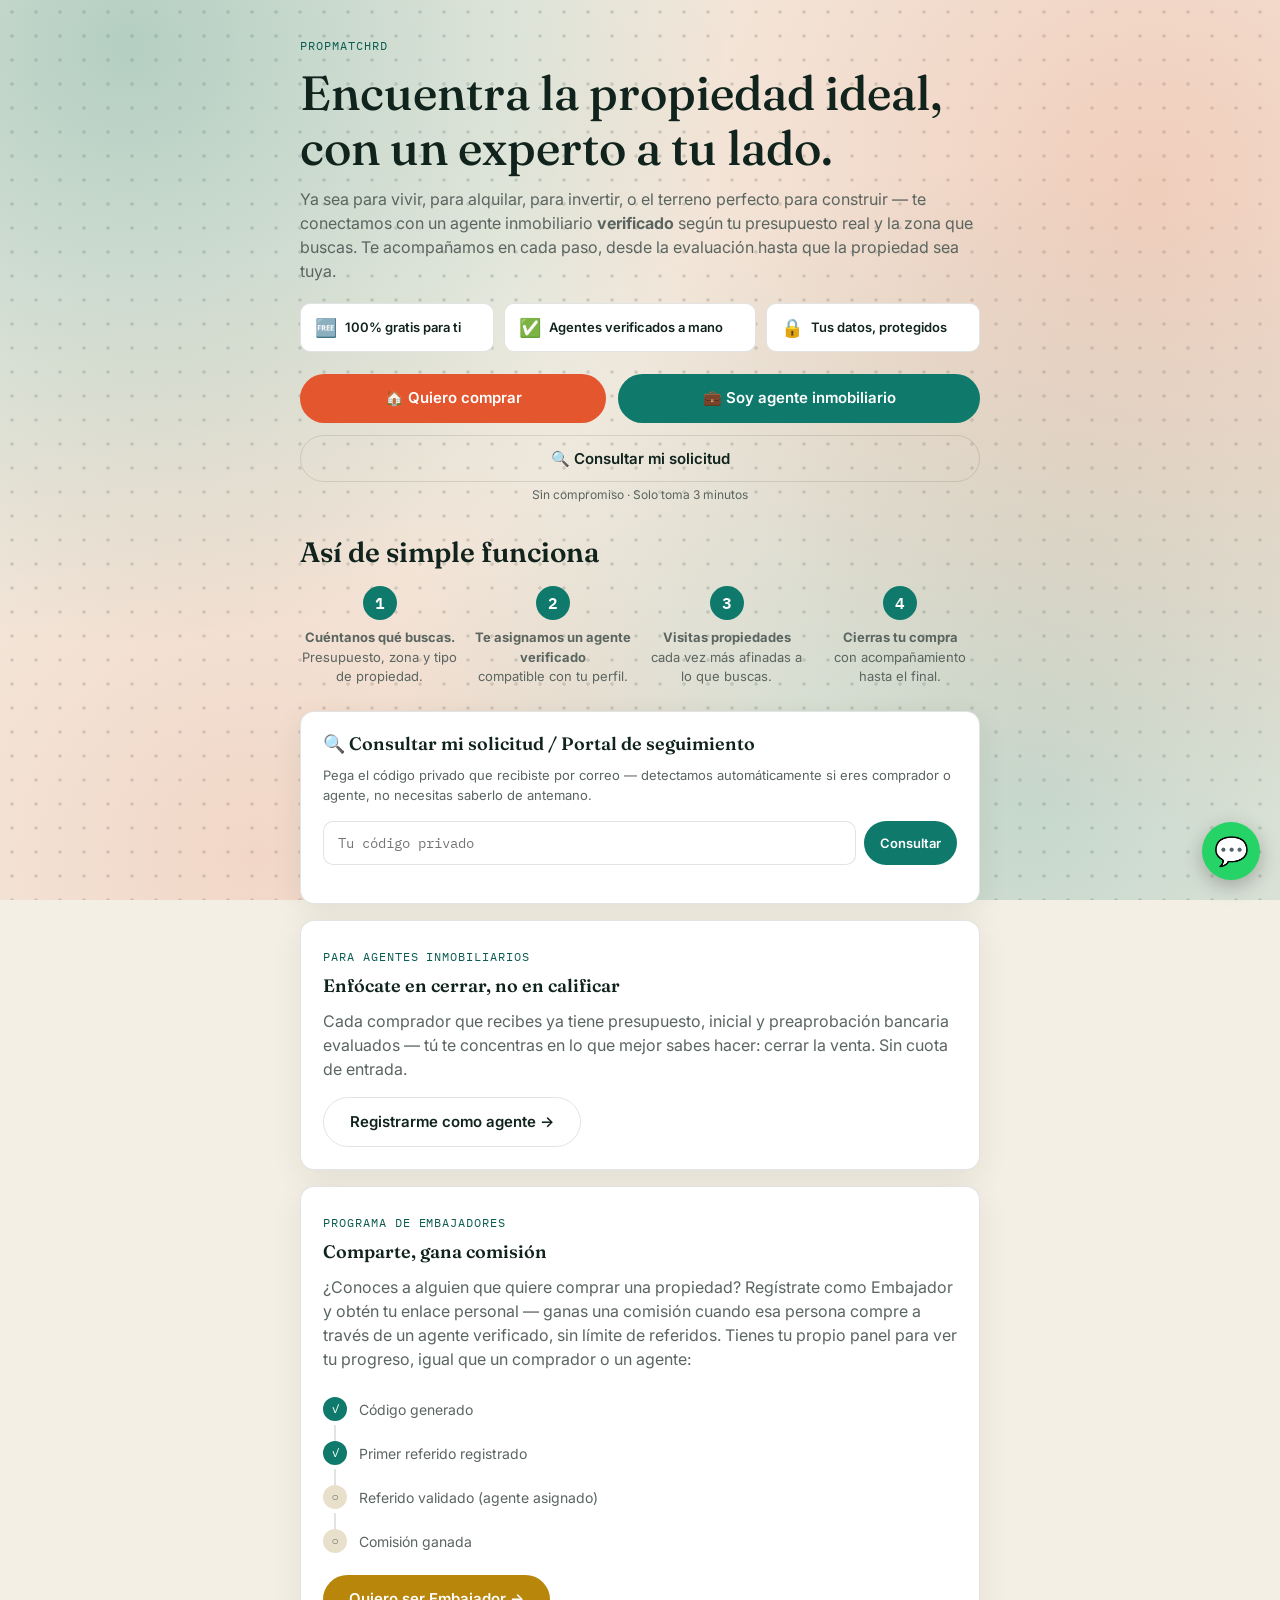
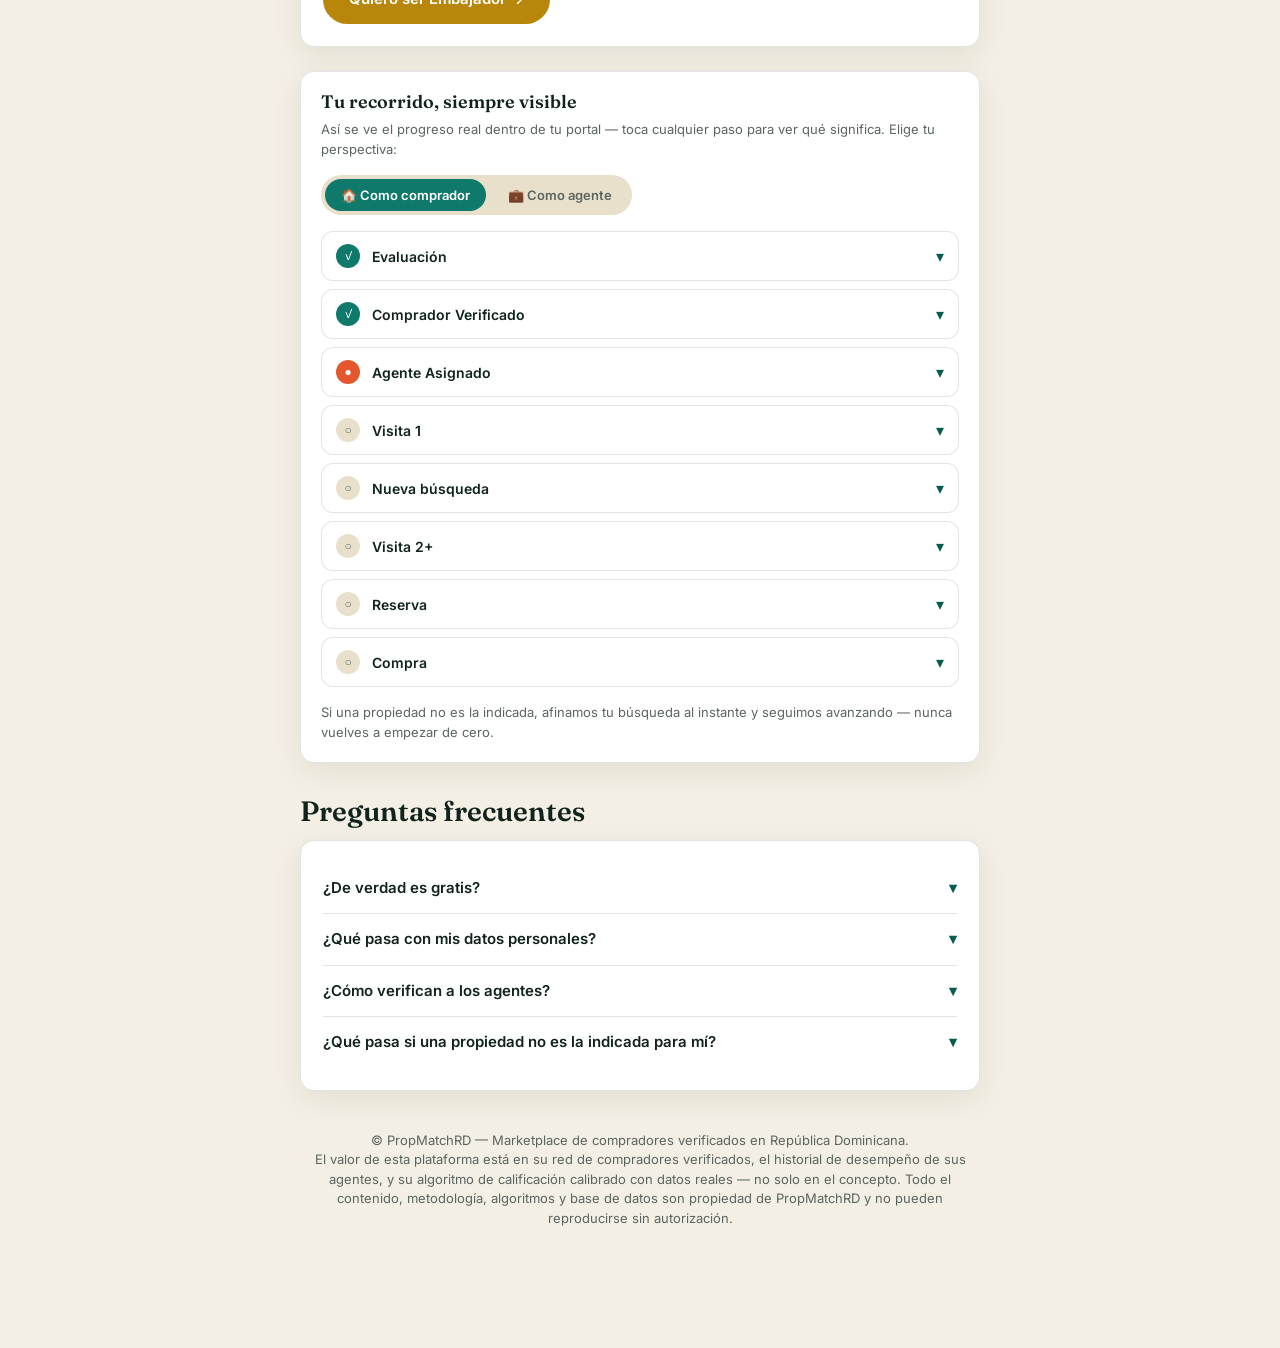
<file: index.html>
<!DOCTYPE html>
<html lang="es">
<head>
<meta charset="UTF-8">
<meta name="viewport" content="width=device-width, initial-scale=1">
<title>PropMatchRD — Encuentra tu próxima propiedad, con un agente verificado a tu lado</title>
<link rel="stylesheet" href="styles.css">
<style>
  .hero-btns { display: flex; gap: 12px; flex-wrap: wrap; margin: 22px 0 6px; }
  .hero-btns .btn { flex: 1 1 auto; min-width: 200px; text-align: center; font-size: 15px; }
  .sub-cta { font-size: 12px; color: var(--text-muted); text-align: center; margin: -2px 0 20px; }

  .trust-bar { display: flex; gap: 10px; flex-wrap: wrap; margin: 20px 0 8px; }
  .trust-item {
    flex: 1 1 auto; min-width: 150px; display: flex; align-items: center; gap: 8px;
    background: var(--white); border: 1px solid var(--line); border-radius: 10px;
    padding: 10px 14px; font-size: 13px; font-weight: 600;
  }
  .trust-item span.ico { font-size: 18px; }

  .pasos { display: grid; grid-template-columns: repeat(auto-fit, minmax(140px,1fr)); gap: 14px; margin: 18px 0; }
  .paso { text-align: center; }
  .paso .n {
    width: 34px; height: 34px; border-radius: 50%; background: var(--teal); color: white;
    display: flex; align-items: center; justify-content: center; font-family: var(--font-mono);
    font-weight: 600; margin: 0 auto 8px;
  }
  .paso p { font-size: 13px; margin: 0; }

  .entry-card { transition: transform 0.15s ease, box-shadow 0.15s ease; }
  .entry-card:hover { transform: translateY(-2px); box-shadow: 0 12px 34px rgba(16,35,28,0.12); }

  /* --- Ruta de Compra interactiva --- */
  .rol-toggle { display: flex; gap: 6px; margin-bottom: 16px; background: var(--sand-deep); border-radius: 100px; padding: 4px; width: fit-content; }
  .rol-btn {
    font-family: var(--font-body); font-weight: 600; font-size: 13px; padding: 8px 16px;
    border-radius: 100px; border: none; background: transparent; color: var(--text-muted); cursor: pointer;
    transition: background 0.15s ease, color 0.15s ease;
  }
  .rol-btn.activo { background: var(--teal); color: white; }

  .ruta-paso-int {
    border: 1px solid var(--line); border-radius: 12px; margin-bottom: 8px;
    background: var(--white); overflow: hidden; transition: opacity 0.4s ease;
  }
  .ruta-paso-int-cabecera {
    display: flex; align-items: center; gap: 12px; padding: 12px 14px; cursor: pointer;
  }
  .ruta-paso-int .ruta-nodo { flex-shrink: 0; }
  .ruta-paso-int-titulo { font-weight: 600; flex: 1; font-size: 14px; }
  .ruta-paso-int-flecha { color: var(--teal-deep); transition: transform 0.2s ease; }
  .ruta-paso-int.abierto .ruta-paso-int-flecha { transform: rotate(180deg); }
  .ruta-paso-int-detalle {
    max-height: 0; overflow: hidden; transition: max-height 0.25s ease;
    font-size: 13px; color: var(--text-muted); padding: 0 14px;
  }
  .ruta-paso-int.abierto .ruta-paso-int-detalle { max-height: 120px; padding: 0 14px 14px 50px; }

  .faq-item { border-bottom: 1px solid var(--line); padding: 14px 0; cursor: pointer; }
  .faq-item:last-child { border-bottom: none; }
  .faq-q { display: flex; justify-content: space-between; align-items: center; font-weight: 600; font-size: 15px; color: var(--ink); }
  .faq-a { font-size: 14px; color: var(--text-muted); max-height: 0; overflow: hidden; transition: max-height 0.25s ease; }
  .faq-item.abierto .faq-a { max-height: 200px; margin-top: 8px; }
  .faq-item.abierto .faq-flecha { transform: rotate(180deg); }
  .faq-flecha { transition: transform 0.2s ease; color: var(--teal-deep); }

  .whatsapp-float {
    position: fixed; bottom: 20px; right: 20px; z-index: 100;
    background: #25D366; color: white; width: 58px; height: 58px;
    border-radius: 50%; display: flex; align-items: center; justify-content: center;
    font-size: 28px; text-decoration: none; box-shadow: 0 6px 20px rgba(0,0,0,0.25);
    transition: transform 0.15s ease;
  }
  .whatsapp-float:hover { transform: scale(1.08); }

  @media (max-width: 480px) {
    .hero-btns .btn { min-width: 100%; }
  }
</style>
</head>
<body>
<div class="wrap">

  <span class="eyebrow">PropMatchRD</span>
  <h1>Encuentra la propiedad ideal,<br>con un experto a tu lado.</h1>
  <p>Ya sea para vivir, para alquilar, para invertir, o el terreno perfecto para construir — te conectamos
  con un agente inmobiliario <b>verificado</b> según tu presupuesto real y la zona que buscas. Te acompañamos
  en cada paso, desde la evaluación hasta que la propiedad sea tuya.</p>

  <div class="trust-bar">
    <div class="trust-item"><span class="ico">🆓</span> 100% gratis para ti</div>
    <div class="trust-item"><span class="ico">✅</span> Agentes verificados a mano</div>
    <div class="trust-item"><span class="ico">🔒</span> Tus datos, protegidos</div>
  </div>

  <div class="hero-btns">
    <a class="btn btn-coral" id="linkRegistroComprador" href="#">🏠 Quiero comprar</a>
    <a class="btn btn-primary" id="linkRegistroAgente" href="#">💼 Soy agente inmobiliario</a>
    <button class="btn btn-outline" onclick="document.getElementById('consultar').scrollIntoView({behavior:'smooth'})">🔍 Consultar mi solicitud</button>
  </div>
  <p class="sub-cta">Sin compromiso · Solo toma 3 minutos</p>

  <h2 style="margin-top:32px">Así de simple funciona</h2>
  <div class="pasos">
    <div class="paso"><div class="n">1</div><p><b>Cuéntanos qué buscas.</b><br>Presupuesto, zona y tipo de propiedad.</p></div>
    <div class="paso"><div class="n">2</div><p><b>Te asignamos un agente verificado</b><br>compatible con tu perfil.</p></div>
    <div class="paso"><div class="n">3</div><p><b>Visitas propiedades</b><br>cada vez más afinadas a lo que buscas.</p></div>
    <div class="paso"><div class="n">4</div><p><b>Cierras tu compra</b><br>con acompañamiento hasta el final.</p></div>
  </div>

  <div class="card" id="consultar" style="margin-top:24px">
    <h3>🔍 Consultar mi solicitud / Portal de seguimiento</h3>
    <p style="font-size:13px">Pega el código privado que recibiste por correo — detectamos automáticamente si eres
    comprador o agente, no necesitas saberlo de antemano.</p>
    <div class="code-input">
      <input type="text" id="codigoConsulta" placeholder="Tu código privado">
      <button class="btn btn-primary btn-sm" onclick="consultarSolicitud('codigoConsulta','mensajeConsulta')">Consultar</button>
    </div>
    <p id="mensajeConsulta" style="font-size:13px;margin-top:8px"></p>
  </div>

  <div class="card" style="margin-top:16px">
    <span class="eyebrow">Para agentes inmobiliarios</span>
    <h3>Enfócate en cerrar, no en calificar</h3>
    <p>Cada comprador que recibes ya tiene presupuesto, inicial y preaprobación bancaria evaluados —
    tú te concentras en lo que mejor sabes hacer: cerrar la venta. Sin cuota de entrada.</p>
    <a class="btn btn-outline" id="linkRegistroAgente2" href="#">Registrarme como agente →</a>
  </div>

  <div class="card" style="margin-top:16px">
    <span class="eyebrow">Programa de Embajadores</span>
    <h3>Comparte, gana comisión</h3>
    <p>¿Conoces a alguien que quiere comprar una propiedad? Regístrate como Embajador y obtén tu
    enlace personal — ganas una comisión cuando esa persona compre a través de un agente verificado,
    sin límite de referidos. Tienes tu propio panel para ver tu progreso, igual que un comprador o un agente:</p>
    <div class="ruta" style="margin:12px 0">
      <div class="ruta-paso hecho"><div class="ruta-nodo">✓</div><div class="ruta-texto">Código generado</div></div>
      <div class="ruta-paso hecho"><div class="ruta-nodo">✓</div><div class="ruta-texto">Primer referido registrado</div></div>
      <div class="ruta-paso"><div class="ruta-nodo">○</div><div class="ruta-texto">Referido validado (agente asignado)</div></div>
      <div class="ruta-paso"><div class="ruta-nodo">○</div><div class="ruta-texto">Comisión ganada</div></div>
    </div>
    <a class="btn btn-gold" id="linkRegistroEmbajador" href="#">Quiero ser Embajador →</a>
  </div>

  <div class="card entry-card" style="margin-top:24px">
    <h3>Tu recorrido, siempre visible</h3>
    <p style="font-size:13px;margin-top:-4px">Así se ve el progreso real dentro de tu portal — toca cualquier paso para
    ver qué significa. Elige tu perspectiva:</p>

    <div class="rol-toggle">
      <button class="rol-btn activo" id="rolComprador" onclick="cambiarRol('comprador')">🏠 Como comprador</button>
      <button class="rol-btn" id="rolAgente" onclick="cambiarRol('agente')">💼 Como agente</button>
    </div>

    <div id="rutaInteractiva"></div>

    <p style="margin:16px 0 0;font-size:13px">Si una propiedad no es la indicada, afinamos tu búsqueda al instante y seguimos avanzando — nunca vuelves a empezar de cero.</p>
  </div>

  <h2 style="margin-top:32px">Preguntas frecuentes</h2>
  <div class="card">
    <div class="faq-item" onclick="this.classList.toggle('abierto')">
      <div class="faq-q">¿De verdad es gratis? <span class="faq-flecha">▾</span></div>
      <div class="faq-a">Sí. Como comprador, nunca pagas nada por usar la plataforma ni por que te conectemos con un agente.</div>
    </div>
    <div class="faq-item" onclick="this.classList.toggle('abierto')">
      <div class="faq-q">¿Qué pasa con mis datos personales? <span class="faq-flecha">▾</span></div>
      <div class="faq-a">Solo se comparten con el agente que te asignamos, para que pueda contactarte. Tu portal de seguimiento usa un código privado que nadie más puede adivinar ni acceder.</div>
    </div>
    <div class="faq-item" onclick="this.classList.toggle('abierto')">
      <div class="faq-q">¿Cómo verifican a los agentes? <span class="faq-flecha">▾</span></div>
      <div class="faq-a">Cada agente pasa por una revisión manual antes de poder recibir compradores — no es un registro automático.</div>
    </div>
    <div class="faq-item" onclick="this.classList.toggle('abierto')">
      <div class="faq-q">¿Qué pasa si una propiedad no es la indicada para mí? <span class="faq-flecha">▾</span></div>
      <div class="faq-a">Nos cuentas qué te gustaría distinto, y ajustamos tu búsqueda automáticamente — zona, presupuesto o características. Siempre sigues avanzando.</div>
    </div>
  </div>

  <p class="footer-note">© PropMatchRD — Marketplace de compradores verificados en República Dominicana.<br>
  El valor de esta plataforma está en su red de compradores verificados, el historial de desempeño de sus agentes,
  y su algoritmo de calificación calibrado con datos reales — no solo en el concepto. Todo el contenido,
  metodología, algoritmos y base de datos son propiedad de PropMatchRD y no pueden reproducirse sin autorización.</p>
</div>

<a class="whatsapp-float" id="linkWhatsappSoporte" href="#" target="_blank" title="Escríbenos por WhatsApp">💬</a>

<script src="app.js"></script>
<script>
  document.getElementById('linkRegistroComprador').href = FORM_COMPRADOR_URL;
  document.getElementById('linkRegistroAgente').href = FORM_AGENTE_URL;
  document.getElementById('linkRegistroAgente2').href = FORM_AGENTE_URL;
  document.getElementById('linkRegistroEmbajador').href = FORM_EMBAJADOR_URL;
  document.getElementById('linkWhatsappSoporte').href =
    'https://wa.me/' + WHATSAPP_SOPORTE_NUMERO + '?text=' + encodeURIComponent('Hola, tengo una consulta sobre PropMatchRD.');

  // Ruta de Compra interactiva: cada paso se despliega al tocarlo, y el
  // texto cambia según la perspectiva elegida (comprador o agente) — la
  // misma ruta se ve distinta según quién la mira, y ambos entienden de
  // inmediato qué gana con cada paso.
  const PASOS_RUTA = [
    { titulo: 'Evaluación', comprador: 'Completas tu perfil: presupuesto, zona y lo que buscas. Toma 3 minutos.', agente: 'El sistema evalúa el perfil antes de asignarlo — solo recibes compradores calificados.' },
    { titulo: 'Comprador Verificado', comprador: 'Tu perfil queda verificado y listo para conectar con un agente.', agente: 'Ya sabes que este comprador tiene presupuesto e intención real de compra.' },
    { titulo: 'Agente Asignado', comprador: 'Te asignamos el agente más compatible con lo que buscas.', agente: 'Recibes al comprador con toda su información — listo para contactar hoy mismo.' },
    { titulo: 'Visita 1', comprador: 'Visitas tu primera opción junto a tu agente.', agente: 'Registras el resultado en menos de un minuto desde tu celular.' },
    { titulo: 'Nueva búsqueda', comprador: 'Si algo no encajó, afinamos tu búsqueda al instante — sin empezar de cero.', agente: 'El sistema te sugiere automáticamente el siguiente paso a seguir.' },
    { titulo: 'Visita 2+', comprador: 'Sigues viendo opciones cada vez más afinadas a lo que quieres.', agente: 'Cada visita mejora la compatibilidad de tus próximas sugerencias.' },
    { titulo: 'Reserva', comprador: '¡Encontraste tu propiedad! Avanzas a reservarla.', agente: 'Registras la reserva y avanzas directo hacia el cierre.' },
    { titulo: 'Compra', comprador: '¡Felicidades, la propiedad ya es tuya!', agente: 'Cierre confirmado — tu comisión queda protegida y documentada.' }
  ];
  let ROL_ACTUAL = 'comprador';

  function construirRutaInteractiva() {
    const cont = document.getElementById('rutaInteractiva');
    cont.innerHTML = '';
    PASOS_RUTA.forEach((paso, i) => {
      const clase = i < 2 ? 'hecho' : i === 2 ? 'actual' : '';
      const icono = i < 2 ? '✓' : i === 2 ? '●' : '○';
      const div = document.createElement('div');
      div.className = 'ruta-paso-int';
      div.style.opacity = '0';
      div.innerHTML =
        '<div class="ruta-paso-int-cabecera" onclick="this.parentElement.classList.toggle(\'abierto\')">' +
        '<div class="ruta-nodo ' + clase + '" style="background:' + (clase === 'hecho' ? 'var(--teal)' : clase === 'actual' ? 'var(--coral)' : 'var(--sand-deep)') + ';color:' + (clase ? 'white' : 'var(--text-muted)') + '">' + icono + '</div>' +
        '<div class="ruta-paso-int-titulo">' + paso.titulo + '</div>' +
        '<div class="ruta-paso-int-flecha">▾</div></div>' +
        '<div class="ruta-paso-int-detalle">' + paso[ROL_ACTUAL] + '</div>';
      cont.appendChild(div);
      setTimeout(() => { div.style.opacity = '1'; }, i * 100);
    });
  }

  function cambiarRol(rol) {
    ROL_ACTUAL = rol;
    document.getElementById('rolComprador').classList.toggle('activo', rol === 'comprador');
    document.getElementById('rolAgente').classList.toggle('activo', rol === 'agente');
    construirRutaInteractiva();
  }

  construirRutaInteractiva();
</script>
</body>
</html>
</file>
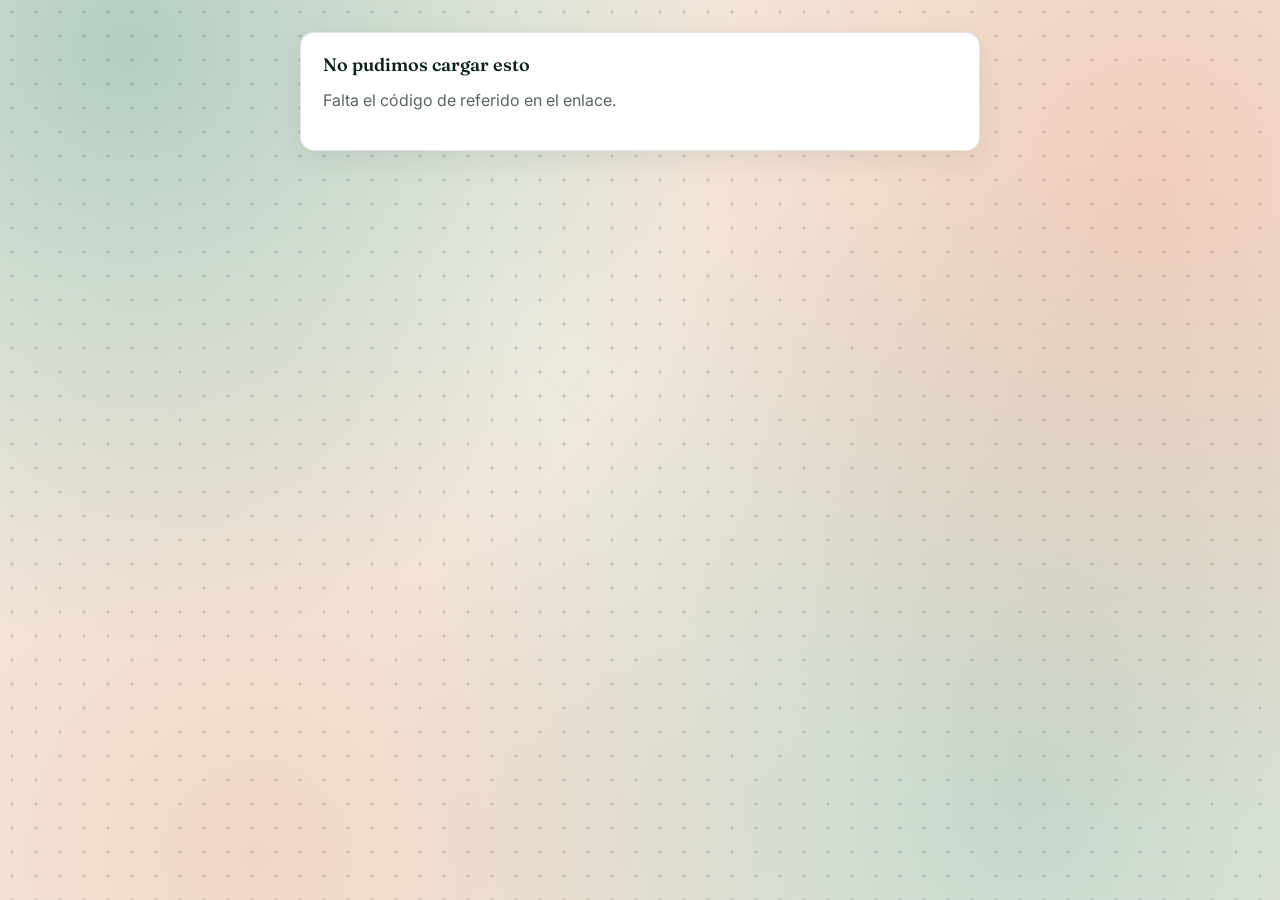
<file: embajador.html>
<!DOCTYPE html>
<html lang="es">
<head>
<meta charset="UTF-8">
<meta name="viewport" content="width=device-width, initial-scale=1">
<title>Te invitaron a PropMatchRD</title>
<link rel="stylesheet" href="styles.css">
</head>
<body>
<div class="wrap" id="contenido">
  <div class="loading"><div class="spinner"></div>Espera un momento…</div>
</div>

<script src="app.js"></script>
<script>
(async function () {
  const codigo = obtenerParametro('codigo') || obtenerParametro('ref');
  if (!codigo) { mostrarError('contenido', 'Falta el código de referido en el enlace.'); return; }

  try {
    const datos = await llamarApi({ ref: codigo });
    if (datos.error) { mostrarError('contenido', datos.mensaje); return; }

    const saludo = datos.nombreEmbajador ? datos.nombreEmbajador + ' te invitó a PropMatchRD' : 'Te invitaron a PropMatchRD';
    document.getElementById('contenido').innerHTML =
      '<div style="text-align:center;padding-top:40px">' +
      '<span class="eyebrow">Invitación personal</span>' +
      '<h1>' + saludo + '</h1>' +
      '<p>Te conectamos con un agente inmobiliario verificado en menos de 3 minutos. ¿Qué estás buscando?</p>' +
      '<div class="hero-btns" style="justify-content:center;margin-top:24px">' +
      (datos.linkFormularioComprador
        ? '<a class="btn btn-coral" href="' + datos.linkFormularioComprador + '">🏠 Quiero comprar</a>'
        : '') +
      (datos.linkFormularioAlquiler
        ? '<a class="btn btn-primary" href="' + datos.linkFormularioAlquiler + '">🔑 Busco alquiler</a>'
        : '') +
      '</div>' +
      (!datos.linkFormularioComprador && !datos.linkFormularioAlquiler
        ? '<p style="color:var(--coral)">Este enlace no está disponible en este momento.</p>'
        : '') +
      '</div>';
  } catch (err) {
    mostrarError('contenido', 'Ocurrió un problema de conexión. Intenta de nuevo en unos minutos.');
  }
})();
</script>
</body>
</html>
</file>
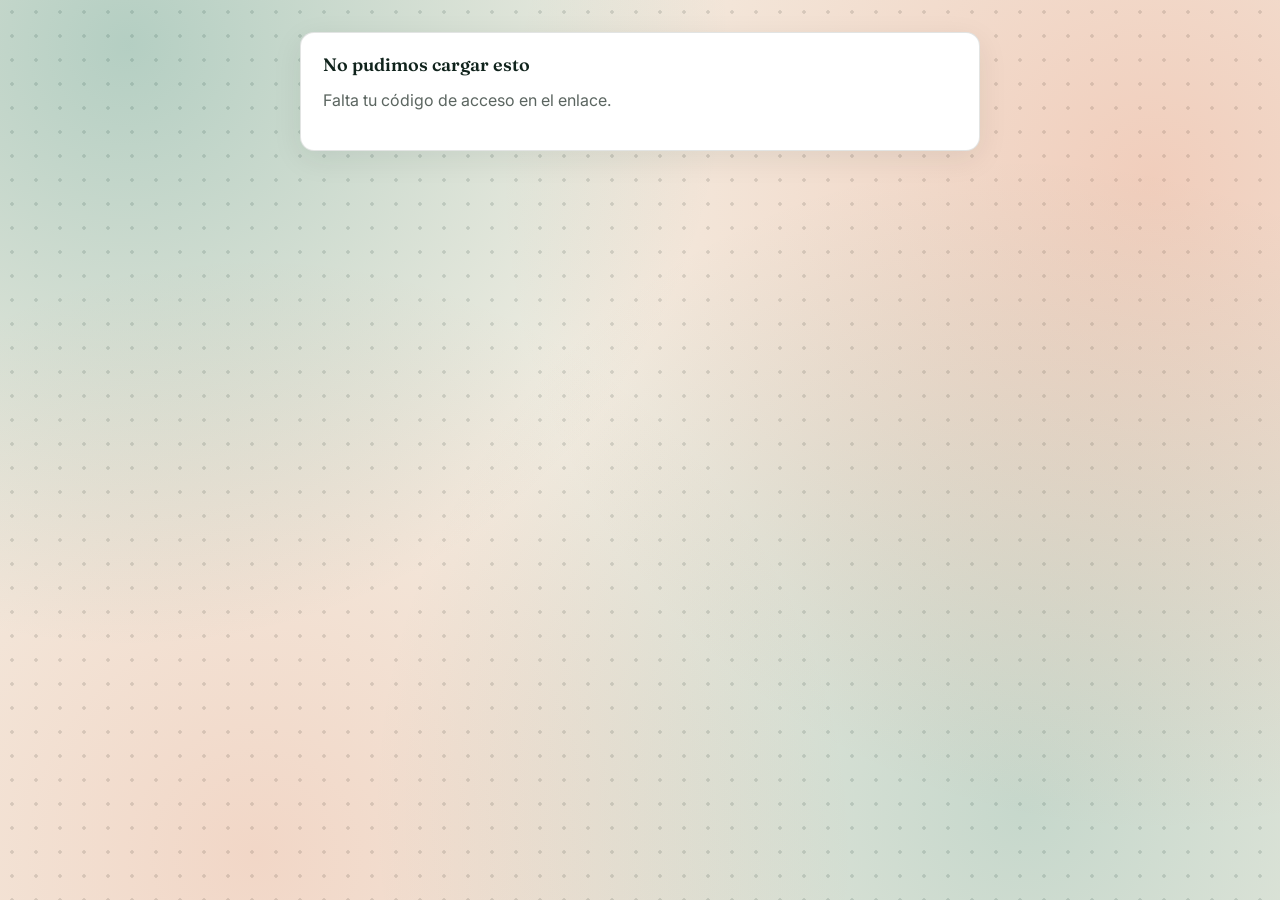
<file: panel-embajador.html>
<!DOCTYPE html>
<html lang="es">
<head>
<meta charset="UTF-8">
<meta name="viewport" content="width=device-width, initial-scale=1">
<title>Tu Panel de Embajador — PropMatchRD</title>
<link rel="stylesheet" href="styles.css">
</head>
<body>
<div class="wrap" id="contenido">
  <div class="loading"><div class="spinner"></div>Cargando tu panel de embajador…</div>
</div>

<script src="app.js"></script>
<script>
(async function () {
  const codigo = obtenerParametro('codigo') || obtenerParametro('embajador');
  if (!codigo) { mostrarError('contenido', 'Falta tu código de acceso en el enlace.'); return; }

  try {
    const datos = await llamarApi({ embajador: codigo });
    if (datos.error) { mostrarError('contenido', datos.mensaje); return; }
    pintarPanel(datos);
  } catch (err) {
    mostrarError('contenido', 'Ocurrió un problema de conexión. Intenta de nuevo en unos minutos.');
  }
})();

function pintarPanel(datos) {
  const pasosHtml = datos.pasos.map((p) => {
    const icono = p.hecho ? '✓' : '○';
    const clase = p.hecho ? 'hecho' : '';
    return '<div class="ruta-paso ' + clase + '"><div class="ruta-nodo">' + icono + '</div><div class="ruta-texto">' + p.titulo + '</div></div>';
  }).join('');

  document.getElementById('contenido').innerHTML =
    '<div style="text-align:center"><span class="badge gold" style="background:#b8860b">Nivel ' + datos.nivel + '</span></div>' +
    '<h1 style="text-align:center">Hola ' + datos.nombre + '</h1>' +
    '<p style="text-align:center;font-family:var(--font-mono);color:var(--text-muted)">Tu código: ' + datos.codigoReferido + '</p>' +

    '<div class="card" style="text-align:center"><h3>Tu nivel de desempeño</h3>' +
    construirGraficoGauge(datos.score, '#b8860b', 110) +
    '<p style="font-size:12px;color:var(--text-muted);margin-top:6px">Se calcula con tu tasa de conversión, validación y actividad reciente — no es un premio por antigüedad, sino por resultados.</p></div>' +

    '<div class="stat-grid">' +
    '<div class="stat"><span class="num">' + datos.kpis.totalReferidos + '</span><span class="label">Referidos totales</span></div>' +
    '<div class="stat"><span class="num">' + ((datos.referidos || []).filter(r => r.tipo === 'Alquiler').length) + '</span><span class="label">🔑 Buscan alquiler</span></div>' +
    '<div class="stat"><span class="num">' + datos.kpis.validados + '</span><span class="label">Validados</span></div>' +
    '<div class="stat"><span class="num">' + datos.kpis.cerrados + '</span><span class="label">Compras completadas</span></div>' +
    '<div class="stat"><span class="num">' + formatoRD(datos.kpis.comisionAcumulada) + '</span><span class="label">Comisión cobrada</span></div>' +
    '</div>' +

    (datos.kpis.comisionReservadaMax > 0
      ? '<div class="alert info">Tienes entre ' + formatoRD(datos.kpis.comisionReservadaMin) + ' y ' + formatoRD(datos.kpis.comisionReservadaMax) + ' en comisión <b>reservada</b> — de referidos que ya están en proceso pero aún no han comprado.</div>'
      : '') +

    '<div class="card"><h3>Tu embudo de referidos</h3>' +
    construirGraficoBarras([
      { etiqueta: 'Referidos totales', valor: datos.kpis.totalReferidos, color: '#0f7a6b' },
      { etiqueta: 'Validados', valor: datos.kpis.validados, color: '#1a73e8' },
      { etiqueta: 'Compras completadas', valor: datos.kpis.cerrados, color: '#e4572e' }
    ]) + '</div>' +

    (datos.referidos && datos.referidos.length
      ? '<div class="card"><h3>Tus referidos</h3>' +
        '<p style="font-size:12px;color:var(--text-muted)">Por privacidad, no mostramos teléfono, correo ni presupuesto de tus referidos.</p>' +
        datos.referidos.map(r => {
          let comisionTexto = '<span style="color:#999">Aún sin estimar</span>';
          if (r.comisionPagada) { comisionTexto = '<b style="color:#0f7a6b">✅ Pagada</b>'; }
          else if (r.comisionMin !== null) {
            comisionTexto = '<b style="color:#b8860b">' + formatoRD(r.comisionMin) + ' - ' + formatoRD(r.comisionMax) + '</b>';
          }
          return '<div style="border:1px solid var(--line);border-radius:10px;padding:12px;margin-bottom:10px">' +
            '<div style="display:flex;justify-content:space-between;align-items:center;margin-bottom:6px">' +
            '<b style="font-size:15px">' + r.nombre + '</b>' +
            '<span style="font-size:12px;background:var(--sand-deep);padding:2px 10px;border-radius:100px">' + r.tipo + '</span>' +
            '</div>' +
            '<div style="font-size:13px;color:var(--text-muted);margin-bottom:4px">' + r.estado + ' · ' + new Date(r.fecha).toLocaleDateString('es-DO') + '</div>' +
            '<div style="font-size:14px">' + comisionTexto + '</div>' +
            '</div>';
        }).join('') +
        '</div>'
      : '') +

    '<div class="card"><h3>Cómo se calcula tu comisión</h3>' +
    '<p style="font-size:13px">Cada vez que uno de tus referidos compra, ganas dinero — y esto <b>nunca le quita nada al agente</b>, ' +
    'porque sale de una parte que la plataforma aparta especialmente para ti.</p>' +
    '<p style="font-size:13px">Ahora mismo, ganas el <b>' + datos.comision.pctEmbajadorEfectivo + '%</b> de esa parte' +
    (datos.comision.calificaParaBono
      ? ' — ya incluye tu bono por buen desempeño, porque tu nivel está en ' + datos.score + ' (se necesita ' + datos.comision.scoreMinimoBono + ' o más).</p>'
      : '. Si tu nivel sube a ' + datos.comision.scoreMinimoBono + ' o más, ganas un ' + datos.comision.pctBonoAltoDesempeno + '% extra. Hoy tu nivel es ' + datos.score + '.</p>') +

    '<h4 style="margin-bottom:6px">Calcula tu comisión estimada</h4>' +
    '<div class="code-input"><input type="text" id="inputMontoVenta" value="5000000" inputmode="numeric">' +
    '<button class="btn btn-primary btn-sm" onclick="calcularComisionEstimada()">Calcular</button></div>' +
    '<p id="resultadoCalculadora" style="font-size:15px;margin-top:10px;font-weight:600"></p></div>' +

    (datos.mensajePersonalizado
      ? '<div class="card"><h3>Tu mensaje sugerido</h3>' +
        '<p style="font-size:13px">Un mensaje ya redactado para el canal que elegiste — cópialo y compártelo cuando quieras.</p>' +
        '<p id="mensajeIA" style="background:#fff8e6;padding:12px;border-radius:6px;font-style:italic">' + datos.mensajePersonalizado + '</p>' +
        '<button class="btn btn-outline btn-sm" onclick="copiarMensaje()">Copiar mensaje</button> ' +
        '<button class="btn btn-outline btn-sm" onclick="regenerarMensaje()" id="btnRegenerar">Generar otro</button>' +
        '<p id="copiadoOk" style="font-size:13px;margin-top:6px"></p></div>'
      : '') +

    '<div class="card"><h3>💳 Cuenta para recibir tu comisión</h3>' +
    '<p style="font-size:13px">El pago se coordina directamente contigo — esto solo nos dice a dónde transferir cuando se apruebe una comisión.</p>' +
    '<input type="text" id="inputCuentaBancaria" value="' + (datos.cuentaBancaria || '') + '" placeholder="Banco - Tipo de cuenta - Número - Titular" style="width:100%;margin-bottom:8px">' +
    '<button class="btn btn-primary btn-sm" onclick="guardarCuentaBancaria()">Guardar</button>' +
    '<p id="mensajeCuenta" style="font-size:13px;margin-top:6px"></p></div>' +

    '<div class="card"><h3>Tu progreso</h3><div class="ruta">' + pasosHtml + '</div></div>' +

    '<p class="footer-note">Comparte tu enlace personal para seguir generando referidos.</p>';

  window.DATOS_COMISION_ACTUAL = datos.comision;
}

function calcularComisionEstimada() {
  const monto = Number(document.getElementById('inputMontoVenta').value.replace(/[^0-9]/g, '')) || 0;
  const c = window.DATOS_COMISION_ACTUAL;
  if (!c || monto <= 0) {
    document.getElementById('resultadoCalculadora').textContent = 'Ingresa un monto válido.';
    return;
  }
  const pool = monto * (c.pctBasePool / 100);
  const ganancia = pool * (c.pctEmbajadorEfectivo / 100);
  document.getElementById('resultadoCalculadora').innerHTML =
    'Con una venta de ' + formatoRD(monto) + ', ganarías aproximadamente <span style="color:#b8860b">' + formatoRD(Math.round(ganancia)) + '</span>.';
}

async function copiarMensaje() {
  const texto = document.getElementById('mensajeIA').textContent;
  try {
    await navigator.clipboard.writeText(texto);
    document.getElementById('copiadoOk').textContent = '¡Copiado!';
  } catch (e) {
    document.getElementById('copiadoOk').textContent = 'No se pudo copiar automáticamente — selecciona el texto manualmente.';
  }
}

async function regenerarMensaje() {
  const codigo = obtenerParametro('codigo') || obtenerParametro('embajador');
  const boton = document.getElementById('btnRegenerar');
  boton.disabled = true;
  boton.textContent = 'Generando…';
  try {
    const datos = await ejecutarAccion({ embajador: codigo, accion: 'regenerarMensaje' });
    if (datos.error) {
      document.getElementById('copiadoOk').textContent = '⚠️ ' + datos.mensaje;
      boton.disabled = false;
      boton.textContent = 'Generar otro';
      return;
    }
    pintarPanel(datos);
  } catch (e) {
    document.getElementById('copiadoOk').textContent = 'No se pudo generar un mensaje nuevo. Intenta de nuevo.';
    boton.disabled = false;
    boton.textContent = 'Generar otro';
  }
}

async function guardarCuentaBancaria() {
  const codigo = obtenerParametro('codigo') || obtenerParametro('embajador');
  const valor = document.getElementById('inputCuentaBancaria').value.trim();
  const msj = document.getElementById('mensajeCuenta');
  if (!valor) { msj.textContent = '⚠️ Escribe tu cuenta antes de guardar.'; return; }
  msj.textContent = 'Guardando…';
  try {
    const datos = await ejecutarAccion({ embajador: codigo, accion: 'actualizarCuentaBancaria', valor: valor });
    msj.textContent = datos.error ? '⚠️ ' + datos.mensaje : '✅ Guardado.';
  } catch (e) {
    msj.textContent = '⚠️ Ocurrió un problema de conexión.';
  }
}
</script>
</body>
</html>
</file>
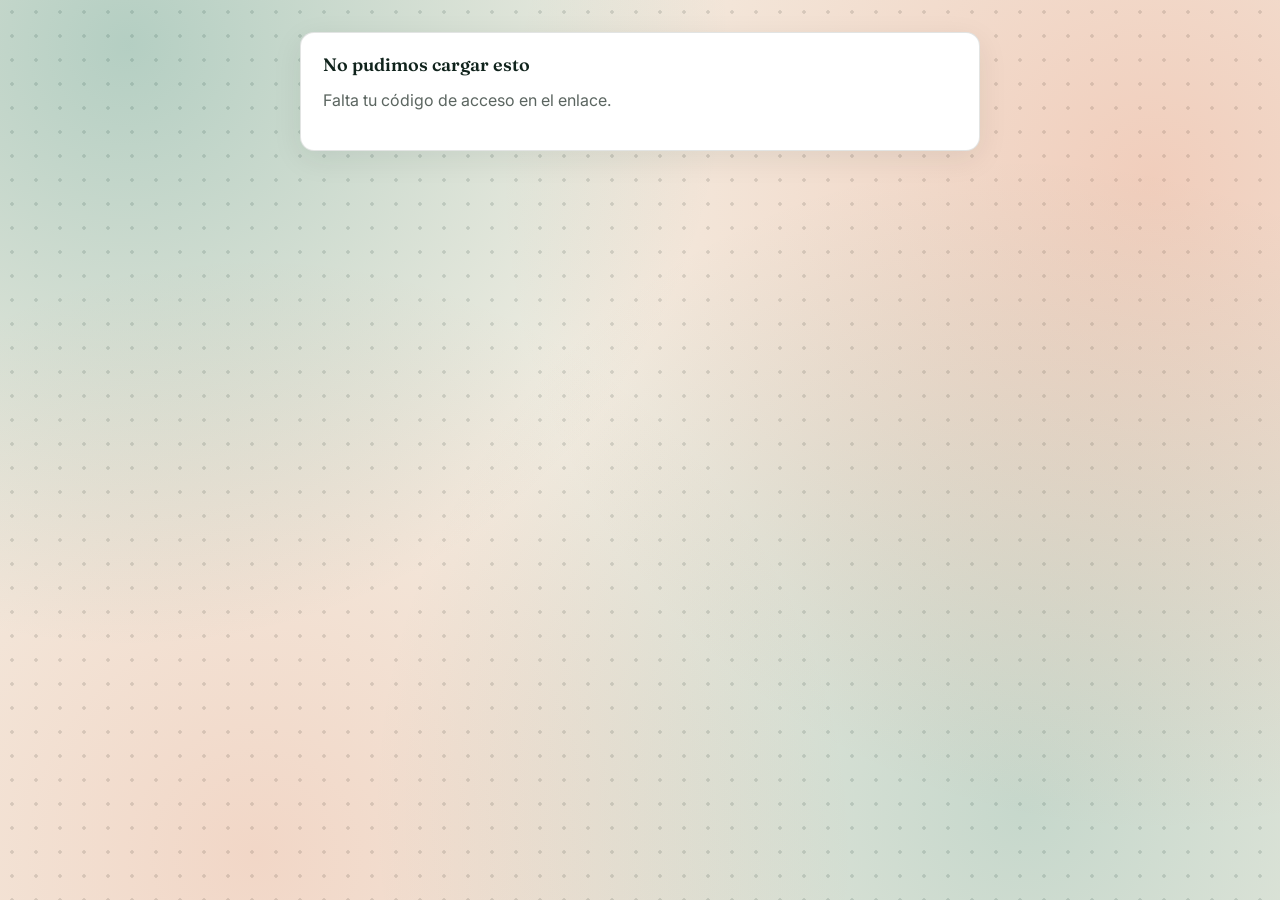
<file: panel.html>
<!DOCTYPE html>
<html lang="es">
<head>
<meta charset="UTF-8">
<meta name="viewport" content="width=device-width, initial-scale=1">
<title>Tu panel — PropMatchRD</title>
<link rel="stylesheet" href="styles.css">
</head>
<body>
<div class="wrap" id="contenido">
  <div class="loading"><div class="spinner"></div>Espera un momento, estamos cargando tu panel…</div>
</div>

<script src="app.js"></script>
<script>
  let CODIGO_PANEL = '';

  async function cargarPanel(idContacto) {
    const params = { panel: CODIGO_PANEL };
    if (idContacto) params.contacto = idContacto;
    const datos = await llamarApi(params);
    if (datos.error) { mostrarError('contenido', datos.mensaje); return; }
    guardarCodigoRecordado('agente', CODIGO_PANEL); // automatización: la próxima vez, index.html ya lo recuerda

    const filas = datos.compradores.map(c =>
      '<div style="border:1px solid var(--line);border-radius:10px;padding:12px;margin-bottom:10px">' +
      '<div style="display:flex;justify-content:space-between;align-items:center;margin-bottom:6px">' +
      '<b style="font-size:15px">' + c.nombre + '</b>' +
      '<span style="font-size:12px;color:var(--text-muted);font-family:var(--font-mono)">' + c.id + '</span>' +
      '</div>' +
      '<div style="font-size:13px;margin-bottom:4px"><b>' + c.iicdScore + '/100</b> ' + c.iicdEtiqueta + ' · ' + c.etapaRutaCompra + ' · ' + c.ipcEtiqueta + '</div>' +
      '<div style="font-size:13px;margin-bottom:6px;color:#b8860b">💰 Comisión estimada si cierras: <b>' + formatoRD(c.comisionEstMin) + ' - ' + formatoRD(c.comisionEstMax) + '</b></div>' +
      '<div style="display:flex;flex-wrap:wrap;gap:6px;align-items:center">' +
      (c.contactoPendiente
        ? '<button class="btn btn-primary btn-sm" onclick="cargarPanel(\'' + c.id + '\')">Marcar contacto</button>'
        : '<span style="font-size:13px">✅ Contactado</span>') +
      (c.linkWhatsApp ? '<a href="' + c.linkWhatsApp + '" target="_blank" class="btn btn-sm" style="background:#25D366;color:white;text-decoration:none">💬 WhatsApp</a>' : '') +
      '<button class="btn btn-outline btn-sm" onclick="abrirAccionRapida(\'visita\',\'' + c.id + '\',\'' + c.nombre.replace(/'/g, "\\'") + '\')">📝 Visita</button>' +
      '<button class="btn btn-outline btn-sm" onclick="abrirAccionRapida(\'cierreVenta\',\'' + c.id + '\',\'' + c.nombre.replace(/'/g, "\\'") + '\')">✅ Cerrar</button>' +
      '</div></div>'
    ).join('');

    const disponible = datos.disponibilidad !== 'No';
    const atiendeAlquileres = datos.atiendeAlquileres === 'Sí';

    document.getElementById('contenido').innerHTML =
      (datos.mensajeContacto ? datos.mensajeContacto : '') +
      '<div style="text-align:center"><span class="badge">' + datos.nivel + '</span></div>' +
      '<h1 style="text-align:center">Hola ' + datos.nombre + '</h1>' +

      '<div class="stat-grid">' +
      '<div class="stat"><span class="num">' + datos.kpis.compradoresActivos + '</span><span class="label">Compradores activos</span></div>' +
      '<div class="stat"><span class="num">' + (datos.kpis.alquileresActivos || 0) + '</span><span class="label">🔑 Buscan alquiler</span></div>' +
      '<div class="stat"><span class="num">' + datos.kpis.cierresConfirmados + '</span><span class="label">Cierres confirmados</span></div>' +
      '<div class="stat"><span class="num">' + datos.kpis.tasaConversionPct + '/100</span><span class="label">Tasa conversión</span></div>' +
      '<div class="stat"><span class="num">' + (datos.kpis.tiempoRespuestaHoras || '—') + '</span><span class="label">Horas resp.</span></div>' +
      '</div>' +

      '<div class="card" style="text-align:center"><h3>Tu tasa de conversión</h3>' +
      construirGraficoGauge(datos.kpis.tasaConversionPct, '#0f7a6b', 110) + '</div>' +

      (datos.comisionesPendientes
        ? '<div class="alert">⚠️ Tienes ' + datos.comisionesPendientes + ' comisión(es) pendiente(s) de pago. Revisa tu correo.</div>'
        : '') +

      (datos.compradoresCompitiendo && datos.compradoresCompitiendo.length
        ? '<div class="card"><h3>⚡ En competencia</h3>' +
          '<p style="font-size:13px">Estos compradores fueron distribuidos a varios agentes al mismo tiempo, incluido tú. ' +
          'El primero en registrar una visita real se queda con la exclusividad.</p>' +
          datos.compradoresCompitiendo.map(c =>
            '<div style="border:1px solid var(--line);border-radius:10px;padding:12px;margin-bottom:10px">' +
            '<div style="display:flex;justify-content:space-between;align-items:center;margin-bottom:8px">' +
            '<b style="font-size:15px">' + c.nombre + '</b>' +
            '<span style="font-size:12px;background:var(--sand-deep);padding:2px 10px;border-radius:100px">' + c.clasificacion + '</span>' +
            '</div>' +
            '<div style="font-size:13px;margin-bottom:8px;color:#b8860b">💰 Comisión estimada: <b>' + formatoRD(c.comisionEstMin) + ' - ' + formatoRD(c.comisionEstMax) + '</b></div>' +
            '<div style="display:flex;gap:6px">' +
            (c.linkWhatsApp ? '<a href="' + c.linkWhatsApp + '" target="_blank" class="btn btn-sm" style="background:#25D366;color:white;text-decoration:none">💬 WhatsApp</a>' : '') +
            '<button class="btn btn-primary btn-sm" onclick="abrirAccionRapida(\'visita\',\'' + c.id + '\',\'' + c.nombre.replace(/'/g, "\\'") + '\')">📝 Ganar con visita</button>' +
            '</div></div>'
          ).join('') +
          '</div>'
        : '') +

      '<div class="card"><h3>Tus compradores activos</h3>' +
      (datos.compradores.length ? filas : '<p>No tienes compradores activos en este momento.</p>') +
      '</div>' +

      '<div class="card" id="cardAccionRapida" style="display:none;border:2px solid #1a73e8"></div>' +

      (datos.alquileresCompitiendo && datos.alquileresCompitiendo.length
        ? '<div class="card"><h3>⚡ Alquileres en competencia</h3>' +
          '<p style="font-size:13px">Estas solicitudes fueron distribuidas a varios agentes al mismo tiempo, incluido tú. ' +
          'El primero en reportar el cierre se queda con la comisión.</p>' +
          datos.alquileresCompitiendo.map(a =>
            '<div style="border:1px solid var(--line);border-radius:10px;padding:12px;margin-bottom:10px">' +
            '<div style="display:flex;justify-content:space-between;align-items:center;margin-bottom:8px">' +
            '<b style="font-size:15px">' + a.nombre + '</b>' +
            '<span style="font-size:12px;background:var(--sand-deep);padding:2px 10px;border-radius:100px">' + a.clasificacion + '</span>' +
            '</div>' +
            '<div style="font-size:13px;margin-bottom:8px;color:#b8860b">💰 Comisión estimada: <b>' + formatoRD(a.comisionEstMin) + ' - ' + formatoRD(a.comisionEstMax) + '</b></div>' +
            '<div style="display:flex;gap:6px">' +
            (a.linkWhatsApp ? '<a href="' + a.linkWhatsApp + '" target="_blank" class="btn btn-sm" style="background:#25D366;color:white;text-decoration:none">💬 WhatsApp</a>' : '') +
            '<button class="btn btn-primary btn-sm" onclick="abrirAccionRapida(\'cierreAlquiler\',\'' + a.id + '\',\'' + a.nombre.replace(/'/g, "\\'") + '\')">✅ Ganar con cierre</button>' +
            '</div></div>'
          ).join('') +
          '</div>'
        : '') +

      '<div class="card"><h3>🔑 Tus alquileres asignados</h3>' +
      (datos.alquileresActivos && datos.alquileresActivos.length
        ? datos.alquileresActivos.map(a =>
            '<div style="border:1px solid var(--line);border-radius:10px;padding:12px;margin-bottom:10px">' +
            '<div style="display:flex;justify-content:space-between;align-items:center;margin-bottom:6px">' +
            '<b style="font-size:15px">' + a.nombre + '</b>' +
            '<span style="font-size:12px;color:var(--text-muted);font-family:var(--font-mono)">' + a.id + '</span>' +
            '</div>' +
            '<div style="font-size:13px;margin-bottom:4px">' + a.zona + ' · ' + a.presupuesto + ' · ' + a.clasificacion + '</div>' +
            '<div style="font-size:13px;margin-bottom:8px;color:#b8860b">💰 Comisión estimada si cierras: <b>' + formatoRD(a.comisionEstMin) + ' - ' + formatoRD(a.comisionEstMax) + '</b></div>' +
            '<div style="display:flex;gap:6px">' +
            (a.linkWhatsApp ? '<a href="' + a.linkWhatsApp + '" target="_blank" class="btn btn-sm" style="background:#25D366;color:white;text-decoration:none">💬 WhatsApp</a>' : '') +
            '<button class="btn btn-outline btn-sm" onclick="abrirAccionRapida(\'cierreAlquiler\',\'' + a.id + '\',\'' + a.nombre.replace(/'/g, "\\'") + '\')">✅ Cerrar</button>' +
            '</div></div>'
          ).join('')
        : '<p>No tienes alquileres asignados en este momento.</p>') +
      '</div>' +

      (datos.misComisiones && datos.misComisiones.length
        ? '<div class="card"><h3>💰 Tus comisiones</h3>' +
          '<p style="font-size:12px;color:var(--text-muted)">Cierres ya confirmados — el pago se coordina por transferencia bancaria, fuera del sistema.</p>' +
          datos.misComisiones.map(m => {
            let colorEstado = '#999', textoEstado = m.estado;
            if (m.estado === 'Pagado') { colorEstado = '#0f7a6b'; textoEstado = '✅ Pagada'; }
            else if (m.estado === 'En revisión') { colorEstado = '#e4572e'; textoEstado = '⚠️ En revisión'; }
            else { textoEstado = '⏳ Pendiente de pago'; colorEstado = '#b8860b'; }
            return '<div style="border:1px solid var(--line);border-radius:10px;padding:12px;margin-bottom:10px">' +
              '<div style="display:flex;justify-content:space-between;align-items:center;margin-bottom:4px">' +
              '<b style="font-size:15px">' + m.id + '</b>' +
              '<span style="font-size:12px;background:var(--sand-deep);padding:2px 10px;border-radius:100px">' + m.tipo + '</span>' +
              '</div>' +
              '<div style="font-size:13px;color:var(--text-muted);margin-bottom:4px">' + new Date(m.fecha).toLocaleDateString('es-DO') + '</div>' +
              '<div style="font-size:16px"><b style="color:' + colorEstado + '">' + formatoRD(m.monto) + '</b> · ' + textoEstado + '</div>' +
              '</div>';
          }).join('') +
          '</div>'
        : '') +

      '<div class="card"><h3>⚙️ Mi disponibilidad</h3>' +
      '<p style="font-size:13px">Desactívala si no puedes recibir compradores nuevos ahora (vacaciones, sobrecarga, etc.) — se reactiva cuando quieras, sin depender del admin.</p>' +
      '<button class="btn ' + (disponible ? 'btn-primary' : 'btn-outline') + '" onclick="cambiarDisponibilidad(\'Sí\')">✅ Disponible</button> ' +
      '<button class="btn ' + (!disponible ? 'btn-coral' : 'btn-outline') + '" onclick="cambiarDisponibilidad(\'No\')">⏸️ No disponible</button>' +
      '</div>' +

      '<div class="card"><h3>🔑 Atención de alquileres</h3>' +
      '<p style="font-size:13px">Si la activas, también recibirás solicitudes de personas buscando alquilar, no solo comprar. Se detectó automáticamente de tu especialidad, pero puedes ajustarlo aquí cuando quieras.</p>' +
      '<button class="btn ' + (atiendeAlquileres ? 'btn-primary' : 'btn-outline') + '" onclick="cambiarAtiendeAlquileres(\'Sí\')">✅ Sí, atiendo alquileres</button> ' +
      '<button class="btn ' + (!atiendeAlquileres ? 'btn-coral' : 'btn-outline') + '" onclick="cambiarAtiendeAlquileres(\'No\')">No por ahora</button>' +
      '</div>' +

      '<div class="card"><h3>⚙️ Mi información</h3>' +
      '<label style="font-size:13px">Teléfono</label>' +
      '<div class="code-input"><input type="text" id="inputTelefonoAgente" value="' + datos.telefono + '">' +
      '<button class="btn btn-outline btn-sm" onclick="guardarCampoAgente(\'actualizarTelefono\',\'inputTelefonoAgente\')">Guardar</button></div>' +
      '<label style="font-size:13px;margin-top:10px;display:block">Correo</label>' +
      '<div class="code-input"><input type="text" id="inputEmailAgente" value="' + datos.email + '">' +
      '<button class="btn btn-outline btn-sm" onclick="guardarCampoAgente(\'actualizarEmail\',\'inputEmailAgente\')">Guardar</button></div>' +
      '<p id="mensajeGuardadoAgente" style="font-size:13px;margin-top:8px"></p></div>';
  }

  async function cambiarDisponibilidad(valor) {
    await ejecutarAccion({ panel: CODIGO_PANEL, accion: 'toggleDisponibilidad', valor: valor });
    cargarPanel();
  }

  async function cambiarAtiendeAlquileres(valor) {
    await ejecutarAccion({ panel: CODIGO_PANEL, accion: 'toggleAtiendeAlquileres', valor: valor });
    cargarPanel();
  }

  // ============================================================
  //  ACCIONES RÁPIDAS: registrar visita o cierre sin salir del Panel,
  //  sin escribir ningún ID a mano — ya lo trae el botón que se apretó.
  // ============================================================
  function abrirAccionRapida(tipo, id, nombre) {
    const cont = document.getElementById('cardAccionRapida');
    cont.style.display = 'block';

    if (tipo === 'visita') {
      cont.innerHTML =
        '<h3>📝 Registrar visita — ' + nombre + '</h3>' +
        '<label style="font-size:13px">¿Qué pasó en la visita?</label>' +
        '<select id="raQuePaso" class="btn btn-outline" style="width:100%;margin-bottom:8px">' +
        '<option value="Le gustó - quiere reservar">Le gustó - quiere reservar</option>' +
        '<option value="No le gustó - seguir buscando">No le gustó - seguir buscando</option>' +
        '<option value="Reservó en el momento">Reservó en el momento</option>' +
        '<option value="Comprador no asistió">Comprador no asistió</option>' +
        '<option value="Tuve que cancelar/reprogramar">Tuve que cancelar/reprogramar</option>' +
        '</select>' +
        '<label style="font-size:13px">Si no le gustó, ¿por qué? (opcional)</label>' +
        '<input type="text" id="raMotivo" style="width:100%;margin-bottom:8px">' +
        '<label style="font-size:13px">¿Qué tan compatible fue (1-5)?</label>' +
        '<input type="number" id="raCompatibilidad" min="1" max="5" style="width:100%;margin-bottom:8px">' +
        '<label style="font-size:13px">¿Próximo paso?</label>' +
        '<select id="raProximoPaso" class="btn btn-outline" style="width:100%;margin-bottom:10px">' +
        '<option value="Agendar otra visita">Agendar otra visita</option>' +
        '<option value="Esperar respuesta">Esperar respuesta</option>' +
        '<option value="Comprador perdido - no seguir">Comprador perdido - no seguir</option>' +
        '</select>' +
        '<button class="btn btn-primary" onclick="enviarAccionRapida(\'visita\',\'' + id + '\')">Registrar visita</button> ' +
        '<button class="btn btn-outline" onclick="cerrarAccionRapida()">Cancelar</button>' +
        '<p id="raMensaje" style="font-size:13px;margin-top:8px"></p>';
    } else if (tipo === 'cierreVenta' || tipo === 'cierreAlquiler') {
      const esAlquiler = tipo === 'cierreAlquiler';
      cont.innerHTML =
        '<h3>✅ Registrar cierre de ' + (esAlquiler ? 'alquiler' : 'venta') + ' — ' + nombre + '</h3>' +
        '<label style="font-size:13px">Monto ' + (esAlquiler ? 'de alquiler mensual' : 'final de venta') + ' (RD$)</label>' +
        '<input type="number" id="raMonto" style="width:100%;margin-bottom:8px">' +
        (esAlquiler
          ? '<label style="font-size:13px">Duración del contrato (meses)</label><input type="number" id="raMeses" value="12" style="width:100%;margin-bottom:8px">'
          : '') +
        '<label style="font-size:13px">Enlace a evidencia (contrato/factura) — obligatorio</label>' +
        '<input type="text" id="raEvidencia" style="width:100%;margin-bottom:8px">' +
        '<label style="font-size:13px">¿El monto final fue distinto al esperado? (opcional)</label>' +
        '<input type="text" id="raNota" style="width:100%;margin-bottom:10px">' +
        '<button class="btn btn-primary" onclick="enviarAccionRapida(\'' + tipo + '\',\'' + id + '\')">Registrar cierre</button> ' +
        '<button class="btn btn-outline" onclick="cerrarAccionRapida()">Cancelar</button>' +
        '<p id="raMensaje" style="font-size:13px;margin-top:8px"></p>';
    }
    cont.scrollIntoView({ behavior: 'smooth' });
  }

  function cerrarAccionRapida() {
    document.getElementById('cardAccionRapida').style.display = 'none';
  }

  async function enviarAccionRapida(tipo, id) {
    const msj = document.getElementById('raMensaje');
    msj.textContent = 'Enviando…';
    let params = { panel: CODIGO_PANEL };

    if (tipo === 'visita') {
      params.accion = 'registrarVisitaAgente';
      params.idComprador = id;
      params.quePaso = document.getElementById('raQuePaso').value;
      params.motivoRechazo = document.getElementById('raMotivo').value;
      params.compatibilidad = document.getElementById('raCompatibilidad').value;
      params.proximoPaso = document.getElementById('raProximoPaso').value;
    } else if (tipo === 'cierreVenta') {
      params.accion = 'registrarCierreVentaAgente';
      params.idComprador = id;
      params.montoVenta = document.getElementById('raMonto').value;
      params.evidenciaUrl = document.getElementById('raEvidencia').value;
      params.nota = document.getElementById('raNota').value;
    } else if (tipo === 'cierreAlquiler') {
      params.accion = 'registrarCierreAlquilerAgente';
      params.idSolicitud = id;
      params.montoMensual = document.getElementById('raMonto').value;
      params.mesesContrato = document.getElementById('raMeses').value;
      params.evidenciaUrl = document.getElementById('raEvidencia').value;
      params.nota = document.getElementById('raNota').value;
    }

    if ((tipo === 'cierreVenta' || tipo === 'cierreAlquiler') && !params.evidenciaUrl) {
      msj.textContent = '⚠️ La evidencia es obligatoria.';
      return;
    }

    try {
      const resultado = await ejecutarAccion(params);
      if (resultado.error) { msj.textContent = '⚠️ ' + resultado.mensaje; return; }
      msj.textContent = '✅ ' + (resultado.mensaje || 'Registrado correctamente.');
      setTimeout(() => cargarPanel(), 1200);
    } catch (e) {
      msj.textContent = '⚠️ Ocurrió un problema de conexión. Intenta de nuevo.';
    }
  }

  async function guardarCampoAgente(accion, inputId) {
    const valor = document.getElementById(inputId).value.trim();
    if (!valor) return;
    const msj = document.getElementById('mensajeGuardadoAgente');
    msj.textContent = 'Guardando…';
    try {
      const resultado = await ejecutarAccion({ panel: CODIGO_PANEL, accion: accion, valor: valor });
      msj.textContent = resultado.error ? '⚠️ ' + resultado.mensaje : '✅ Guardado.';
    } catch (e) {
      msj.textContent = '⚠️ No se pudo guardar. Intenta de nuevo.';
    }
  }

  (async function () {
    CODIGO_PANEL = obtenerParametro('codigo') || obtenerParametro('panel');
    if (!CODIGO_PANEL) { mostrarError('contenido', 'Falta tu código de acceso en el enlace.'); return; }
    try {
      await cargarPanel();
    } catch (err) {
      mostrarError('contenido', 'Ocurrió un problema de conexión. Intenta de nuevo en unos minutos.');
    }
  })();
</script>
</body>
</html>
</file>
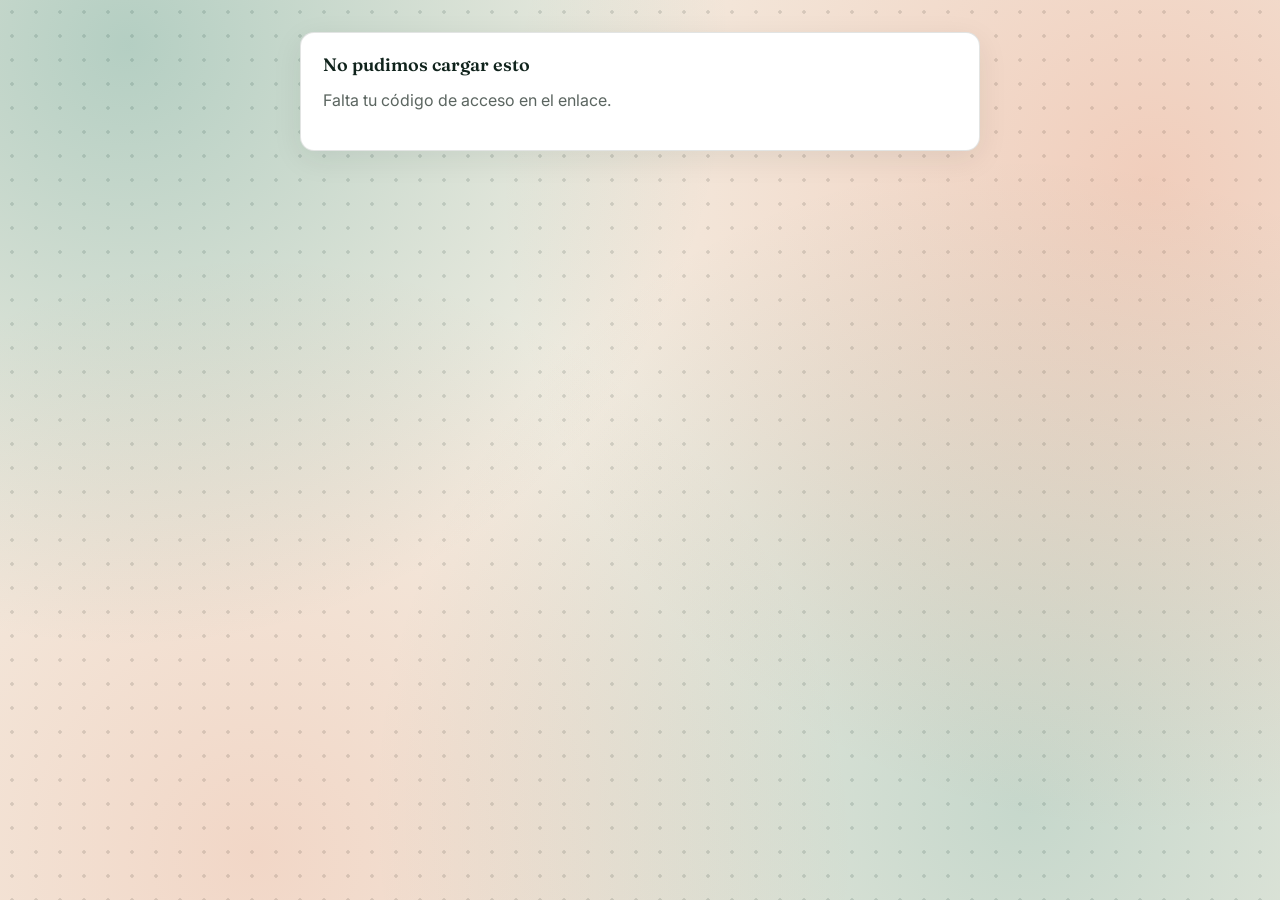
<file: portal-alquiler.html>
<!DOCTYPE html>
<html lang="es">
<head>
<meta charset="UTF-8">
<meta name="viewport" content="width=device-width, initial-scale=1">
<title>Tu Solicitud de Alquiler — PropMatchRD</title>
<link rel="stylesheet" href="styles.css">
</head>
<body>
<div class="wrap" id="contenido">
  <div class="loading"><div class="spinner"></div>Cargando tu solicitud…</div>
</div>

<script src="app.js"></script>
<script>
(async function () {
  const codigo = obtenerParametro('codigo') || obtenerParametro('portalAlquiler');
  if (!codigo) { mostrarError('contenido', 'Falta tu código de acceso en el enlace.'); return; }

  try {
    const datos = await llamarApi({ portalAlquiler: codigo });
    if (datos.error) { mostrarError('contenido', datos.mensaje); return; }

    const iconos = { Diamante: '💎', Oro: '🥇', Plata: '🥈', Bronce: '🥉' };

    document.getElementById('contenido').innerHTML =
      '<h1 style="text-align:center">Hola ' + datos.nombre + '</h1>' +
      '<p style="text-align:center;font-family:var(--font-mono);color:var(--text-muted)">Solicitud: ' + datos.idSolicitud + '</p>' +

      '<div class="card" style="text-align:center">' +
      '<h3>' + datos.estadoExplicado + '</h3>' +
      (datos.agenteAsignado ? '<p>Tu agente: <b>' + datos.agenteAsignado + '</b></p>' : '') +
      (datos.agenteLinkWhatsApp
        ? '<p><a href="' + datos.agenteLinkWhatsApp + '" target="_blank" class="btn" style="background:#25D366;color:white;text-decoration:none;display:inline-block">💬 Contactar a mi agente</a></p>'
        : '<p style="font-size:13px;color:var(--text-muted)">Estamos conectándote con el agente más adecuado para ti — en breve verás aquí sus datos de contacto.</p>') +
      '</div>' +

      (datos.evaluacion
        ? '<div class="card"><h3>Tu evaluación</h3><p>' + datos.evaluacion + '</p></div>'
        : '') +

      '<div class="card"><h3>Tu búsqueda</h3>' +
      '<table>' +
      '<tr><td style="padding:4px 8px;color:var(--text-muted)">Tipo de inmueble</td><td style="padding:4px 8px"><b>' + datos.tipoInmueble + '</b></td></tr>' +
      '<tr><td style="padding:4px 8px;color:var(--text-muted)">Zona</td><td style="padding:4px 8px"><b>' + datos.provincia + ' - ' + datos.municipio + '</b></td></tr>' +
      '<tr><td style="padding:4px 8px;color:var(--text-muted)">Presupuesto mensual</td><td style="padding:4px 8px"><b>' + formatoRD(datos.presupuestoMin) + ' - ' + formatoRD(datos.presupuestoMax) + '</b></td></tr>' +
      '<tr><td style="padding:4px 8px;color:var(--text-muted)">Clasificación</td><td style="padding:4px 8px"><b>' + (iconos[datos.clasificacion] || '') + ' ' + datos.clasificacion + '</b></td></tr>' +
      '</table></div>' +

      '<p class="footer-note">¿Dudas? Contáctanos por WhatsApp desde el botón flotante.</p>';
  } catch (err) {
    mostrarError('contenido', 'Ocurrió un problema de conexión. Intenta de nuevo en unos minutos.');
  }
})();
</script>
</body>
</html>
</file>
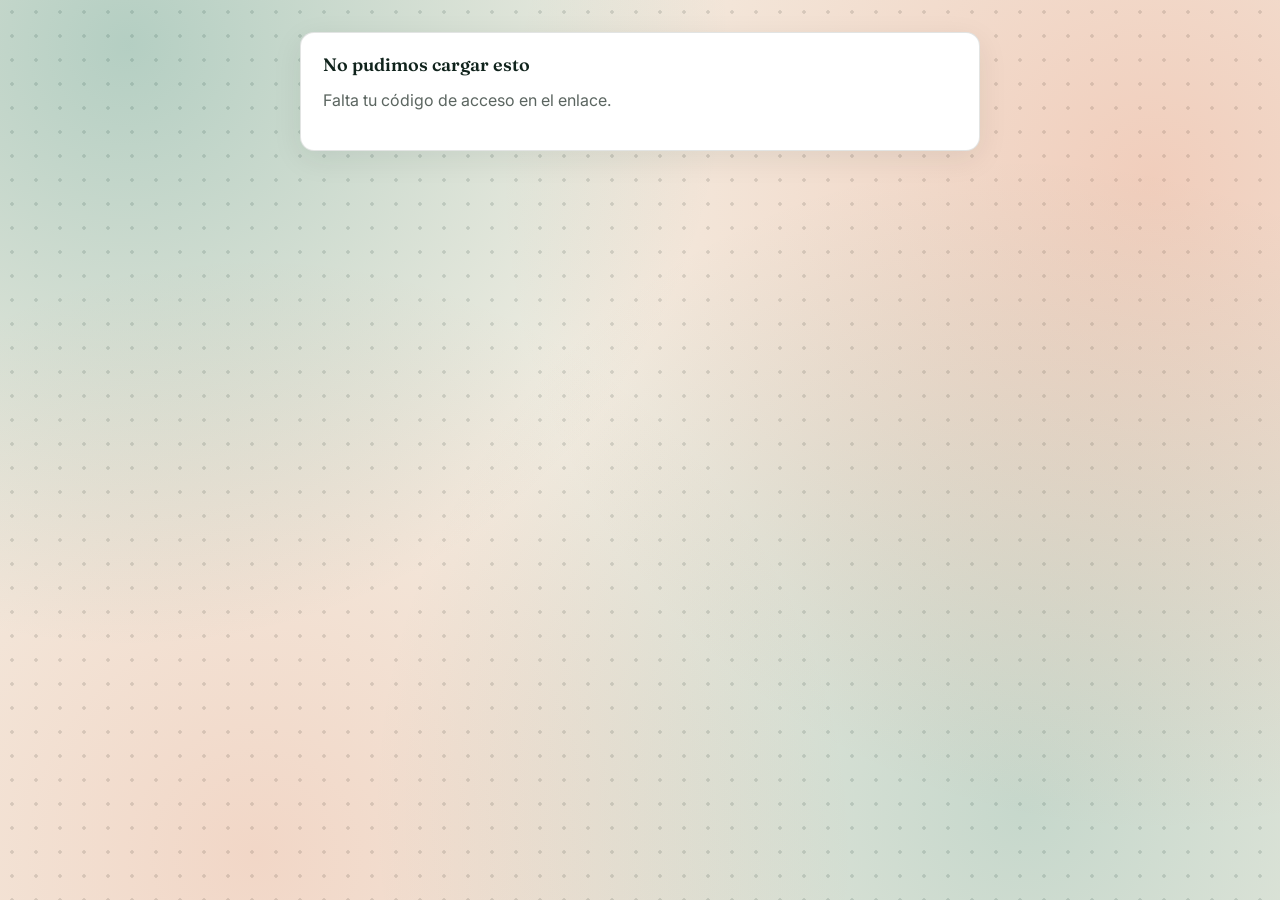
<file: portal.html>
<!DOCTYPE html>
<html lang="es">
<head>
<meta charset="UTF-8">
<meta name="viewport" content="width=device-width, initial-scale=1">
<title>Tu análisis — PropMatchRD</title>
<link rel="stylesheet" href="styles.css">
</head>
<body>
<div class="wrap" id="contenido">
  <div class="loading"><div class="spinner"></div>Espera un momento, estamos cargando tu análisis…</div>
</div>

<script src="app.js"></script>
<script>
(async function () {
  const codigo = obtenerParametro('codigo') || obtenerParametro('portal');
  if (!codigo) { mostrarError('contenido', 'Falta tu código de acceso en el enlace.'); return; }

  try {
    const datos = await llamarApi({ portal: codigo });
    if (datos.error) { mostrarError('contenido', datos.mensaje); return; }
    guardarCodigoRecordado('comprador', codigo); // automatización: la próxima vez, index.html ya lo recuerda

    const g = datos.gastos || {};
    const documentos = datos.documentos || {};
    document.getElementById('contenido').innerHTML =
      '<div style="text-align:center">' + construirBadgeClasificacion(datos.clasificacion) + '</div>' +
      '<h1>Hola ' + datos.nombre + '</h1>' +

      '<div class="alert info"><b>Estado:</b> ' + datos.estadoExplicado + '</div>' +

      (datos.agenteLinkWhatsApp
        ? '<div class="card" style="text-align:center">' +
          '<p style="font-size:14px;margin-bottom:8px">Tu agente: <b>' + datos.agenteNombre + '</b></p>' +
          '<a href="' + datos.agenteLinkWhatsApp + '" target="_blank" class="btn" style="background:#25D366;color:white;text-decoration:none;display:inline-block">💬 Contactar a mi agente</a>' +
          '</div>'
        : '<div class="alert info" style="text-align:center">Estamos conectándote con el agente más adecuado para ti — en breve verás aquí sus datos de contacto.</div>') +

      '<div class="card"><p style="font-size:16px;color:var(--ink);margin:0">' + datos.analisisPersonalizado + '</p></div>' +

      '<div class="card" style="text-align:center">' +
      '<div style="display:flex;justify-content:center;gap:24px;flex-wrap:wrap">' +
      '<div>' + construirGraficoGauge(datos.indicePreparacionPct, '#0f7a6b', 110) + '<div style="font-size:12px;color:var(--text-muted);margin-top:6px">Índice de Preparación<br>' + datos.indicePreparacionPct + '/100</div></div>' +
      '<div>' + construirGraficoGauge(datos.probabilidadFinanciamientoPct, '#e4572e', 110) + '<div style="font-size:12px;color:var(--text-muted);margin-top:6px">Probabilidad de Financiamiento<br>' + datos.probabilidadFinanciamientoPct + '/100</div></div>' +
      '</div></div>' +

      '<div class="card"><h3>Tu Ruta de Compra</h3><div class="ruta">' +
      construirRutaHtml(datos.etapaRutaCompra, datos.etapasRutaCompra) + '</div></div>' +

      '<div class="card"><h3>💰 Gastos a considerar (más allá del precio)</h3><table>' +
      '<tr><td>Inicial (aprox.)</td><td class="num">' + formatoRD(g.inicial) + '</td></tr>' +
      '<tr><td>Transferencia</td><td class="num">' + formatoRD(g.transferencia) + '</td></tr>' +
      '<tr><td>Seguro (mensual)</td><td class="num">' + formatoRD(g.seguroMin) + ' - ' + formatoRD(g.seguroMax) + '</td></tr>' +
      '<tr><td>Tasación</td><td class="num">' + formatoRD(g.tasacionMin) + ' - ' + formatoRD(g.tasacionMax) + '</td></tr>' +
      '<tr><td>Gastos de cierre</td><td class="num">' + formatoRD(g.cierreMin) + ' - ' + formatoRD(g.cierreMax) + '</td></tr>' +
      '<tr><td>IPI (anual)</td><td class="num">' + (g.aplicaIPI ? formatoRD(g.ipiAnual) : 'No aplica') + '</td></tr>' +
      '<tr><td style="font-weight:700">Total estimado para iniciar</td><td class="num" style="font-weight:700">' + formatoRD(g.totalMin) + ' - ' + formatoRD(g.totalMax) + '</td></tr>' +
      '</table><p style="font-size:11px;margin-top:8px">Estimados de referencia — confirma cifras con tu banco y abogado.</p></div>' +

      (datos.faltantes.length
        ? '<div class="card"><h3>¿Qué sigue?</h3><ul>' + datos.faltantes.map(f => '<li>' + f + '</li>').join('') + '</ul></div>'
        : '<div class="alert success">Tu perfil está completo — tu agente te contactará pronto.</div>') +

      (datos.alertaPresupuesto ? '<div class="alert">' + datos.alertaPresupuesto + '</div>' : '') +

      (datos.certificadoUrl ? '<p style="text-align:center"><a class="btn btn-primary" href="' + datos.certificadoUrl + '">📄 Ver mi Certificado</a></p>' : '') +

      '<div class="card"><h3>📄 Centro de Documentos</h3>' +
      '<p style="font-size:13px">Marca lo que ya tienes listo — tu agente lo verá automáticamente.</p>' +
      construirFilaDocumento('cedula', 'Doc_Cedula', 'Cédula', documentos.cedula) +
      construirFilaDocumento('cartaTrabajo', 'Doc_Carta_Trabajo', 'Carta de trabajo', documentos.cartaTrabajo) +
      construirFilaDocumento('estadosCuenta', 'Doc_Estados_Cuenta', 'Estados de cuenta', documentos.estadosCuenta) +
      '</div>' +

      (datos.calificacionVisitaPendiente ? construirMiniEncuestaVisita() : '') +

      '<div class="card"><h3>🆘 ¿Necesitas algo?</h3>' +
      '<p style="font-size:13px">Un clic y avisamos a tu agente — sin necesidad de llamar.</p>' +
      '<div style="display:flex;gap:8px;flex-wrap:wrap">' +
      construirBotonAyuda('Tengo dudas') + construirBotonAyuda('Quiero cambiar de zona') +
      construirBotonAyuda('Quiero cambiar de agente') + construirBotonAyuda('Quiero reagendar') +
      '</div><p id="mensajeAyuda" style="font-size:13px;margin-top:8px"></p></div>' +

      '<div class="card"><h3>💡 Mientras esperas</h3>' +
      '<ul style="font-size:14px">' +
      '<li>5 errores comunes al comprar tu primera propiedad: no verificar el título, no calcular todos los gastos de cierre, negociar sin preaprobación, saltarse la tasación, y firmar sin un abogado independiente.</li>' +
      '<li>Documentos que casi siempre te van a pedir: cédula, carta de trabajo o estados de cuenta, y comprobante de la inicial.</li>' +
      '<li>Mejorar tus posibilidades de aprobación: mantén tus estados de cuenta organizados, evita nuevas deudas mientras tramitas, y ten tu inicial disponible y documentada.</li>' +
      '</ul></div>' +

      '<div class="card"><h3>⚙️ Mi información</h3>' +
      '<p style="font-size:13px">Actualiza tus datos de contacto si cambiaron.</p>' +
      '<label style="font-size:13px">Teléfono</label>' +
      '<div class="code-input"><input type="text" id="inputTelefono" value="' + datos.telefono + '">' +
      '<button class="btn btn-outline btn-sm" onclick="guardarCampo(\'actualizarTelefono\',\'inputTelefono\')">Guardar</button></div>' +
      '<label style="font-size:13px;margin-top:10px;display:block">Correo</label>' +
      '<div class="code-input"><input type="text" id="inputEmail" value="' + datos.email + '">' +
      '<button class="btn btn-outline btn-sm" onclick="guardarCampo(\'actualizarEmail\',\'inputEmail\')">Guardar</button></div>' +
      '<p id="mensajeGuardado" style="font-size:13px;margin-top:8px"></p></div>' +

      '<p class="footer-note">Código: ' + datos.idComprador + '</p>';

    window.CODIGO_PORTAL_ACTUAL = codigo;
  } catch (err) {
    mostrarError('contenido', 'Ocurrió un problema de conexión. Intenta de nuevo en unos minutos.');
  }
})();

function construirFilaDocumento(idSufijo, campo, etiqueta, marcado) {
  return '<div style="display:flex;align-items:center;gap:10px;padding:8px 0;border-bottom:1px solid var(--line)">' +
    '<input type="checkbox" id="doc_' + idSufijo + '" ' + (marcado ? 'checked' : '') +
    ' onchange="actualizarDocumento(\'' + campo + '\', this.checked)" style="width:18px;height:18px">' +
    '<label for="doc_' + idSufijo + '" style="font-size:14px">' + etiqueta + '</label></div>';
}

async function actualizarDocumento(campo, marcado) {
  await ejecutarAccion({ portal: window.CODIGO_PORTAL_ACTUAL, accion: 'actualizarDocumento', campo: campo, valor: marcado ? 'Sí' : 'No' });
}

function construirMiniEncuestaVisita() {
  return '<div class="card" id="cardEncuestaVisita"><h3>⭐ ¿Cómo fue tu última visita?</h3>' +
    '<div id="preguntasVisita">' +
    construirPreguntaVisita('Agente_Puntual', '¿Tu agente llegó puntual?') +
    construirPreguntaVisita('Agente_Explico_Bien', '¿Explicó bien las opciones?') +
    construirPreguntaVisita('Recomendaria_Agente', '¿Lo recomendarías?') +
    '</div></div>';
}

function construirPreguntaVisita(campo, pregunta) {
  return '<div style="display:flex;justify-content:space-between;align-items:center;padding:8px 0;border-bottom:1px solid var(--line)">' +
    '<span style="font-size:14px">' + pregunta + '</span>' +
    '<span><button class="btn btn-primary btn-sm" onclick="calificarVisita(\'' + campo + '\',\'Sí\',this)">Sí</button> ' +
    '<button class="btn btn-outline btn-sm" onclick="calificarVisita(\'' + campo + '\',\'No\',this)">No</button></span></div>';
}

async function calificarVisita(campo, valor, boton) {
  await ejecutarAccion({ portal: window.CODIGO_PORTAL_ACTUAL, accion: 'calificarVisita', campo: campo, valor: valor });
  boton.closest('div').innerHTML = '<span style="font-size:14px">✅ ¡Gracias!</span>';
}

function construirBotonAyuda(tipo) {
  return '<button class="btn btn-outline btn-sm" onclick="solicitarAyuda(\'' + tipo + '\')">' + tipo + '</button>';
}

async function solicitarAyuda(tipo) {
  const msj = document.getElementById('mensajeAyuda');
  msj.textContent = 'Enviando…';
  try {
    await ejecutarAccion({ portal: window.CODIGO_PORTAL_ACTUAL, accion: 'solicitarAyuda', valor: tipo });
    msj.textContent = '✅ Le avisamos a tu agente. Te contactará pronto.';
  } catch (e) {
    msj.textContent = '⚠️ No se pudo enviar. Intenta de nuevo.';
  }
}

async function guardarCampo(accion, inputId) {
  const valor = document.getElementById(inputId).value.trim();
  if (!valor) return;
  const msj = document.getElementById('mensajeGuardado');
  msj.textContent = 'Guardando…';
  try {
    const resultado = await ejecutarAccion({ portal: window.CODIGO_PORTAL_ACTUAL, accion: accion, valor: valor });
    msj.textContent = resultado.error ? '⚠️ ' + resultado.mensaje : '✅ Guardado.';
  } catch (e) {
    msj.textContent = '⚠️ No se pudo guardar. Intenta de nuevo.';
  }
}
</script>
</body>
</html>
</file>
<file: styles.css>
/* ============================================================================
   PropMatchRD — Sistema de diseño
   Paleta: tinta profunda + arena cálida + verde-azulado "verificado" + coral
   de acento. Tipografía: Fraunces (display, con carácter) + Inter (cuerpo) +
   IBM Plex Mono (datos/códigos — coherente con la identidad de "verificado").
   ========================================================================= */

@import url('https://fonts.googleapis.com/css2?family=Fraunces:opsz,wght@9..144,400;9..144,500;9..144,600;9..144,700&family=Inter:wght@400;500;600;700&family=IBM+Plex+Mono:wght@400;500;600&display=swap');

:root {
  --ink: #10231c;
  --ink-soft: #1c332a;
  --sand: #f4efe4;
  --sand-deep: #e9e0cc;
  --teal: #0f7a6b;
  --teal-deep: #0b5c50;
  --coral: #e4572e;
  --text-muted: #5b6560;
  --white: #ffffff;
  --line: rgba(16, 35, 28, 0.12);
  --radius: 14px;
  --shadow: 0 8px 30px rgba(16, 35, 28, 0.08);
  --font-display: 'Fraunces', serif;
  --font-body: 'Inter', -apple-system, sans-serif;
  --font-mono: 'IBM Plex Mono', monospace;
}

* { box-sizing: border-box; }

html {
  overflow-x: hidden;
  max-width: 100%;
}

body {
  margin: 0;
  overflow-x: hidden;
  max-width: 100vw;
  font-family: var(--font-body);
  color: var(--ink);
  line-height: 1.5;
  -webkit-font-smoothing: antialiased;

  /* Fondo moderno generado por código — degradado de marca + textura de
     puntos, en vez de una foto de stock (evita el look genérico de "casa
     con familia sonriendo" Y cualquier riesgo de derechos de autor, ya que
     no se descarga ninguna imagen de terceros). */
  background-color: var(--sand);
  background-image:
    radial-gradient(circle at 10% 5%, rgba(15, 122, 107, 0.28) 0%, transparent 42%),
    radial-gradient(circle at 90% 20%, rgba(228, 87, 46, 0.22) 0%, transparent 48%),
    radial-gradient(circle at 20% 95%, rgba(228, 87, 46, 0.16) 0%, transparent 45%),
    radial-gradient(circle at 80% 90%, rgba(15, 122, 107, 0.20) 0%, transparent 50%),
    radial-gradient(circle, rgba(16, 35, 28, 0.14) 1.5px, transparent 2px);
  background-size: auto, auto, auto, auto, 24px 24px;
  background-attachment: fixed, fixed, fixed, fixed, fixed;
  background-repeat: no-repeat, no-repeat, no-repeat, no-repeat, repeat;
}

.wrap {
  max-width: 720px;
  width: 100%;
  box-sizing: border-box;
  margin: 0 auto;
  padding: 32px 20px 80px;
}

h1, h2, h3 {
  font-family: var(--font-display);
  font-weight: 600;
  line-height: 1.15;
  margin: 0 0 12px;
  color: var(--ink);
}

h1 { font-size: clamp(32px, 6vw, 48px); font-weight: 500; }
h2 { font-size: clamp(22px, 4vw, 28px); }
h3 { font-size: 18px; font-weight: 600; }

p { margin: 0 0 16px; color: var(--text-muted); }

a { color: var(--teal-deep); }

.eyebrow {
  font-family: var(--font-mono);
  font-size: 12px;
  letter-spacing: 0.08em;
  text-transform: uppercase;
  color: var(--teal-deep);
  display: inline-block;
  margin-bottom: 10px;
}

.card {
  background: var(--white);
  border: 1px solid var(--line);
  border-radius: var(--radius);
  padding: 22px;
  margin-bottom: 16px;
  box-shadow: var(--shadow);
}

.badge {
  display: inline-block;
  font-family: var(--font-mono);
  font-size: 12px;
  font-weight: 600;
  padding: 5px 14px;
  border-radius: 100px;
  background: var(--teal);
  color: var(--white);
  letter-spacing: 0.02em;
}
.badge.gold { background: #b8860b; }
.badge.silver { background: #6b7280; }
.badge.platinum { background: var(--ink); }

.btn {
  display: inline-block;
  font-family: var(--font-body);
  font-weight: 600;
  font-size: 15px;
  padding: 13px 26px;
  border-radius: 100px;
  text-decoration: none;
  border: none;
  cursor: pointer;
  transition: transform 0.15s ease, box-shadow 0.15s ease;
}
.btn:hover { transform: translateY(-1px); }
.btn-primary { background: var(--teal); color: var(--white); }
.btn-primary:hover { background: var(--teal-deep); }
.btn-coral { background: var(--coral); color: var(--white); }
.btn-outline { background: transparent; color: var(--ink); border: 1.5px solid var(--line); }
.btn-gold { background: #b8860b; color: white; }
.btn-gold:hover { background: #96690a; }
.btn-sm { font-size: 13px; padding: 8px 16px; }

.stat-grid {
  display: grid;
  grid-template-columns: repeat(auto-fit, minmax(120px, 1fr));
  gap: 10px;
  margin: 18px 0;
}
.stat {
  background: var(--white);
  border: 1px solid var(--line);
  border-radius: 10px;
  padding: 14px 10px;
  text-align: center;
}
.stat .num {
  font-family: var(--font-mono);
  font-size: 24px;
  font-weight: 600;
  color: var(--teal-deep);
  display: block;
}
.stat .label { font-size: 11px; color: var(--text-muted); }

/* --- Ruta de Compra: el elemento visual firma del sistema --- */
.ruta {
  display: flex;
  flex-direction: column;
  gap: 0;
  margin: 20px 0;
}
.ruta-paso {
  display: flex;
  align-items: center;
  gap: 12px;
  padding: 10px 0;
  position: relative;
}
.ruta-paso::before {
  content: '';
  position: absolute;
  left: 11px;
  top: -6px;
  width: 2px;
  height: 16px;
  background: var(--line);
}
.ruta-paso:first-child::before { display: none; }
.ruta-nodo {
  width: 24px;
  height: 24px;
  border-radius: 50%;
  flex-shrink: 0;
  display: flex;
  align-items: center;
  justify-content: center;
  font-size: 12px;
  font-family: var(--font-mono);
  z-index: 1;
  background: var(--sand-deep);
  color: var(--text-muted);
}
.ruta-paso.hecho .ruta-nodo { background: var(--teal); color: var(--white); }
.ruta-paso.actual .ruta-nodo { background: var(--coral); color: var(--white); }
.ruta-paso.actual .ruta-texto { font-weight: 700; color: var(--ink); }
.ruta-texto { font-size: 14px; color: var(--text-muted); }

table { width: 100%; border-collapse: collapse; font-size: 14px; }
td { padding: 8px; border-bottom: 1px solid var(--line); }
td.num { font-family: var(--font-mono); text-align: right; }

/* Tablas responsivas: en pantallas angostas (celular), cada fila se
   convierte en una tarjeta apilada en vez de columnas apretadas que se
   cortan — mucho más fácil de leer y de tocar los botones. */
@media (max-width: 640px) {
  table.responsive {
    display: block;
    width: 100%;
    border-collapse: separate;
  }
  table.responsive tbody { display: block; width: 100%; }
  table.responsive thead { display: none; }
  table.responsive tr {
    display: block;
    width: 100%;
    box-sizing: border-box;
    border: 1px solid var(--line);
    border-radius: 10px;
    margin-bottom: 10px;
    padding: 8px 4px;
    background: var(--white);
  }
  table.responsive td {
    display: flex;
    justify-content: space-between;
    align-items: center;
    gap: 10px;
    border-bottom: none;
    padding: 6px 8px;
    text-align: right;
  }
  table.responsive td[data-label]::before {
    content: attr(data-label);
    font-weight: 700;
    text-align: left;
    color: var(--text-muted);
    font-size: 12px;
  }
  table.responsive td.fila-titulo { font-weight: 700; }
  table.responsive td.fila-acciones {
    justify-content: center;
    flex-wrap: wrap;
    gap: 6px;
  }
  table.responsive td.fila-acciones::before { content: none; }
}

.alert {
  background: #fff3cd;
  border-radius: 10px;
  padding: 12px 16px;
  margin: 14px 0;
  font-size: 14px;
}
.alert.success { background: #d9ead3; }
.alert.info { background: #e8f0fe; }

.code-input {
  display: flex;
  gap: 8px;
  margin-top: 8px;
}
.code-input input {
  flex: 1;
  padding: 12px 14px;
  border-radius: 10px;
  border: 1.5px solid var(--line);
  font-family: var(--font-mono);
  font-size: 14px;
}

.loading {
  text-align: center;
  color: var(--ink);
  font-family: var(--font-display);
  font-size: 24px;
  font-weight: 500;
  padding: 60px 20px;
}
.loading .spinner {
  width: 44px; height: 44px; margin: 0 auto 20px;
  border: 4px solid var(--sand-deep);
  border-top-color: var(--teal);
  border-radius: 50%;
  animation: girar 0.8s linear infinite;
}
@keyframes girar { to { transform: rotate(360deg); } }
.footer-note {
  text-align: center;
  color: var(--text-muted);
  font-size: 13px;
  padding: 24px 0;
}

.badge-clasificacion {
  display: inline-flex;
  align-items: center;
  gap: 10px;
  font-family: var(--font-display);
  font-size: 26px;
  font-weight: 600;
  padding: 10px 24px;
  border-radius: 100px;
  margin-bottom: 8px;
}
.badge-clasificacion .icono { font-size: 32px; }
.badge-clasificacion.diamante { background: #d0e8ff; color: #0b5394; }
.badge-clasificacion.oro { background: #fff2cc; color: #7f6000; }
.badge-clasificacion.plata { background: #f3f3f3; color: #434343; }
.badge-clasificacion.bronce { background: #fce5cd; color: #783f04; }

.entry-grid {
  display: grid;
  gap: 14px;
  margin-top: 24px;
}
.entry-card {
  background: var(--white);
  border: 1px solid var(--line);
  border-radius: var(--radius);
  padding: 20px;
  box-shadow: var(--shadow);
}
.entry-card .eyebrow { margin-bottom: 4px; }
</file>
